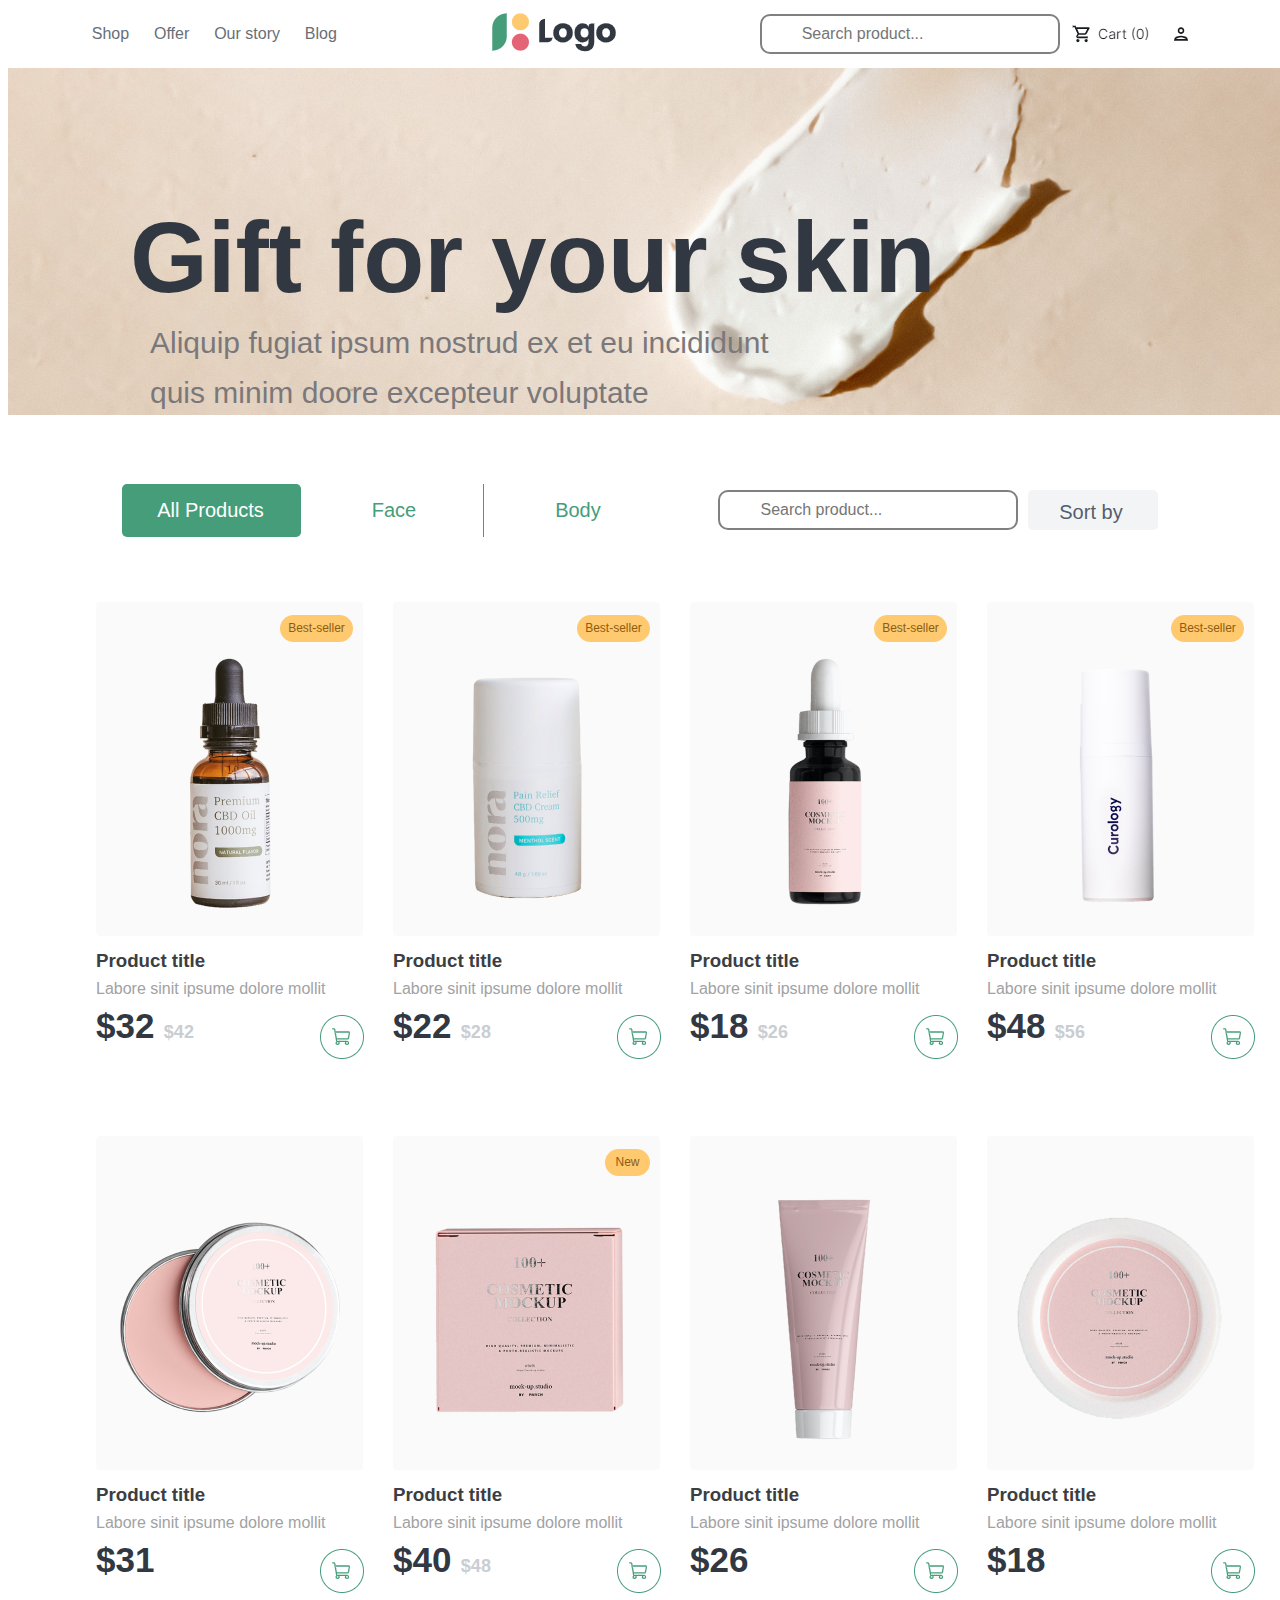
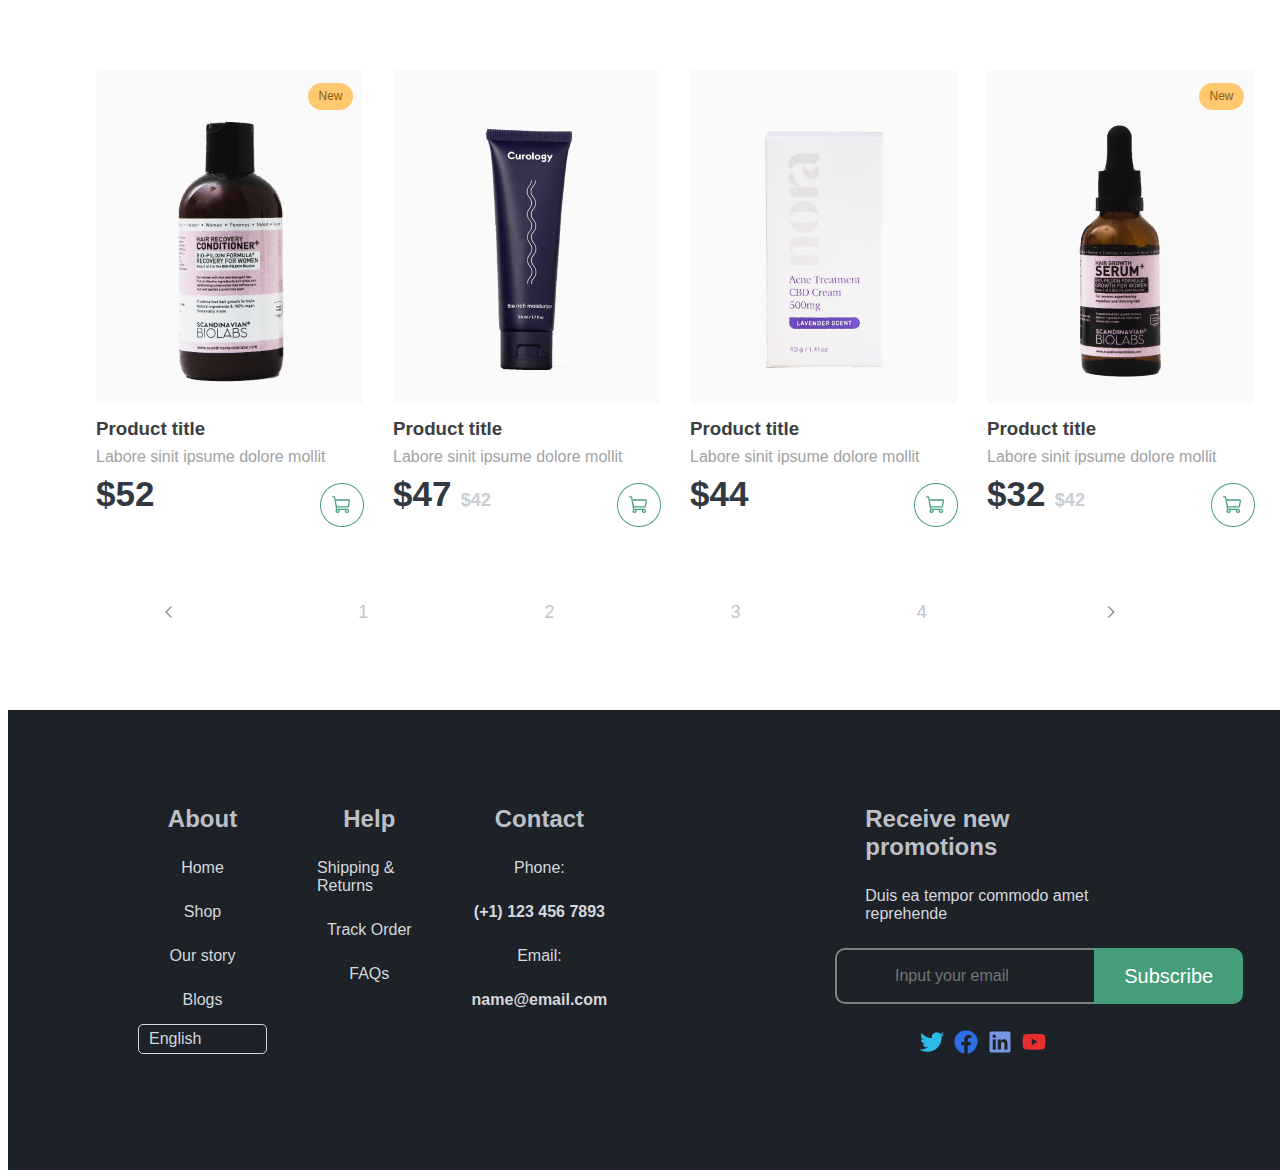
<file: Mypham/index.html>
<!DOCTYPE html>
<html lang1"en">

<head>
    <meta charset="UTF-8">
    <meta http-equiv="X-UA-Compatible" content="IE=edge">
    <meta name="viewport" content="width=device-width, initial-scale=1.0">
    <meta name="TranHieuNhan">
    <title>S K I N C A R E</title>

    <link rel="stylesheet" href="style.css">
    <link rel="stylesheet" href="https://cdnjs.cloudflare.com/ajax/libs/font-awesome/6.3.0/css/all.min.css"
        integrity="sha512-SzlrxWUlpfuzQ+pcUCosxcglQRNAq/DZjVsC0lE40xsADsfeQoEypE+enwcOiGjk/bSuGGKHEyjSoQ1zVisanQ=="
        crossorigin="anonymous" referrerpolicy="no-referrer" />
</head>

<body>
    <div id="menu-container">
        <div id="left">
            <div class="leftitem">Shop</div>
            <div class="leftitem">Offer</div>
            <div class="leftitem">Our story</div>
            <div class="leftitem">Blog</div>
        </div>
        <div id="center">
            <div>
                <img src="img/logo.png" style="right: 500px;">
            </div>
        </div>
        <div id="right">
            <div class="rightitem">
                <i class="fa fa-search searchItem"></i>
                <input type="text" placeholder="Search product...">
            </div>
            <div class="rightitem">
                <img src="img/Button 1 (1).png" alt="">
            </div>
            <div class="rightitem">
                <img src="img/Button 1.png" alt="">
            </div>
        </div>
    </div>

    <div class="navImage">
        <img src="img/bg1.png" alt="">
        <h2 class="navImage_title">Gift for your skin</h2>
        <p class="navImage_content">Aliquip fugiat ipsum nostrud ex et eu incididunt <br><br> quis minim doore excepteur
            voluptate</p>
    </div>

    <div class="products_navbar">
        <div class="products_navbar-list">
            <span class="products_list-item">All Products</span>
            <span class="products_list-item">Face</span>
            <span class="products_list-item">Body</span>
        </div>
        <div class="products_navbar-search">
            <i class="fa fa-search searchItem">
            </i>
            <input type="text" class="input_right" placeholder="Search product...">
            <div class="sortItem">
                <span>Sort by</span> <i class="fa fa-sort iconStream"></i>
            </div>
        </div>
    </div>
    <section class="products">
        <div class="products_item">
            <div class="products_item-image">
                <img src="img/Image 1 (1).png" alt="">
                <span class="products_title-image">Best-seller</span>
            </div>
            <h3 class="products_item-title">Product title</h3>
            <p class="products_item-content">Labore sinit ipsume dolore mollit</p>
            <div>
                <span class="price_first">$32</span>
                <span class="price_second">$42</span>
                <img src="img/Button 1 (2).png" alt="" class="cardSale">
            </div>
        </div>
        <div class="products_item">
            <div class="products_item-image">
                <img src="img/Image 1 (2).png" alt="">
                <span class="products_title-image">Best-seller</span>
            </div>
            <h3 class="products_item-title">Product title</h3>
            <p class="products_item-content">Labore sinit ipsume dolore mollit</p>
            <div>
                <span class="price_first">$22</span>
                <span class="price_second">$28</span>
                <img src="img/Button 1 (2).png" alt="" class="cardSale">
            </div>
        </div>
        <div class="products_item">
            <div class="products_item-image">
                <img src="img/Image 1 (3).png" alt="">
                <span class="products_title-image">Best-seller</span>
            </div>
            <h3 class="products_item-title">Product title</h3>
            <p class="products_item-content">Labore sinit ipsume dolore mollit</p>
            <div>
                <span class="price_first">$18</span>
                <span class="price_second">$26</span>
                <img src="img/Button 1 (2).png" alt="" class="cardSale">
            </div>
        </div>
        <div class="products_item">
            <div class="products_item-image">
                <img src="img/Image 1 (4).png" alt="">
                <span class="products_title-image">Best-seller</span>
            </div>
            <h3 class="products_item-title">Product title</h3>
            <p class="products_item-content">Labore sinit ipsume dolore mollit</p>
            <div>
                <span class="price_first">$48</span>
                <span class="price_second">$56</span>
                <img src="img/Button 1 (2).png" alt="" class="cardSale">
            </div>
        </div>


    </section>
    <section class="products">
        <div class="products_item">
            <div class="products_item-image">
                <img src="img/Image 1 (5).png" alt="">
            </div>
            <h3 class="products_item-title">Product title</h3>
            <p class="products_item-content">Labore sinit ipsume dolore mollit</p>
            <div>
                <span class="price_first">$31</span>
                <img src="img/Button 1 (2).png" alt="" class="cardSale">
            </div>
        </div>
        <div class="products_item">
            <div class="products_item-image">
                <img src="img/Image 1 (6).png" alt="">
                <span class="products_title-image6">New</span>
            </div>
            <h3 class="products_item-title">Product title</h3>
            <p class="products_item-content">Labore sinit ipsume dolore mollit</p>
            <div>
                <span class="price_first">$40</span>
                <span class="price_second">$48</span>
                <img src="img/Button 1 (2).png" alt="" class="cardSale">
            </div>
        </div>
        <div class="products_item">
            <div class="products_item-image">
                <img src="img/Image 1 (7).png" alt="">
            </div>
            <h3 class="products_item-title">Product title</h3>
            <p class="products_item-content">Labore sinit ipsume dolore mollit</p>
            <div>
                <span class="price_first">$26</span>
                <img src="img/Button 1 (2).png" alt="" class="cardSale">
            </div>
        </div>
        <div class="products_item">
            <div class="products_item-image">
                <img src="img/Image 1 (8).png" alt="">
            </div>
            <h3 class="products_item-title">Product title</h3>
            <p class="products_item-content">Labore sinit ipsume dolore mollit</p>
            <div>
                <span class="price_first">$18</span>
                <img src="img/Button 1 (2).png" alt="" class="cardSale">
            </div>
        </div>


    </section>
    <section class="products">
        <div class="products_item">
            <div class="products_item-image">
                <img src="img/Image 1 (9).png" alt="">
                <span class="products_title-image6">New</span>
            </div>
            <h3 class="products_item-title">Product title</h3>
            <p class="products_item-content">Labore sinit ipsume dolore mollit</p>
            <div>
                <span class="price_first">$52</span>
                <img src="img/Button 1 (2).png" alt="" class="cardSale">
            </div>
        </div>
        <div class="products_item">
            <div class="products_item-image">
                <img src="img/Image 1 (10).png" alt="">
            </div>
            <h3 class="products_item-title">Product title</h3>
            <p class="products_item-content">Labore sinit ipsume dolore mollit</p>
            <div>
                <span class="price_first">$47</span>
                <span class="price_second">$42</span>
                <img src="img/Button 1 (2).png" alt="" class="cardSale">
            </div>
        </div>
        <div class="products_item">
            <div class="products_item-image">
                <img src="img/Image 1 (11).png" alt="">
            </div>
            <h3 class="products_item-title">Product title</h3>
            <p class="products_item-content">Labore sinit ipsume dolore mollit</p>
            <div>
                <span class="price_first">$44</span>
                <img src="img/Button 1 (2).png" alt="" class="cardSale">
            </div>
        </div>
        <div class="products_item">
            <div class="products_item-image">
                <img src="img/Image 1 (12).png" alt="">
                <span class="products_title-image6">New</span>
            </div>
            <h3 class="products_item-title">Product title</h3>
            <p class="products_item-content">Labore sinit ipsume dolore mollit</p>
            <div>
                <span class="price_first">$32</span>
                <span class="price_second">$42</span>
                <img src="img/Button 1 (2).png" alt="" class="cardSale">
            </div>
        </div>
    </section>

    <section class="numbers">
        <img src="img/Button 1 (5).png" alt="" class="arrowLeft">
        <span class="number">1</span>
        <span class="number">2</span>
        <span class="number">3</span>
        <span class="number">4</span>
        <img src="img/Button 1 (6).png" alt="" class="arrowRight">
    </section>

    <footer>
        <div class="footer_left">
            <div class="footer_item">
                <span class="footer_left-title">About</span>
                <span class="footer_left-content">Home</span>
                <span class="footer_left-content">Shop</span>
                <span class="footer_left-content">Our story</span>
                <span class="footer_left-content">Blogs</span>
                <div class="btnEnglish">
                    <span>English</span>
                    <i class="fa-solid fa-caret-down" style="float: right;"></i>
                </div>
            </div>
            <div class="footer_item">
                <span class="footer_left-title">Help</span>
                <span class="footer_left-content">Shipping & Returns</span>
                <span class="footer_left-content">Track Order</span>
                <span class="footer_left-content">FAQs</span>
            </div>
            <div class="footer_item">
                <span class="footer_left-title">Contact</span>
                <span class="footer_left-content">Phone:</span>
                <span class="footer_left-content" style="font-weight: bolder;">(+1) 123 456 7893</span>
                <span class="footer_left-content">Email:</span>
                <span class="footer_left-content" style="font-weight: bolder;">name@email.com</span>
            </div>
            <div class="footer_item" style="margin-left: 208px;">
                <span class="footer_left-title">Receive new promotions</span>
                <span class="footer_left-content">Duis ea tempor commodo amet reprehende</span>
                <div class="footer_navbar">
                    <i class="fa-regular fa-envelope"
                        style="position: relative; top: 17px; left: 48px; font-size: 20px; color: #d5d8dd;"></i>
                    <input type="text" style="background-color: #1d2128; height: 56px;"
                        placeholder="    Input your email">
                    <div class="subItem">
                        <span>Subscribe</span></i>
                    </div>
                </div>
                <div id="media-container">
                    <img src="img/Twitter 1.png" style="width: 24px;" alt="">
                    <img src="img/Facebook 1.png" style="width: 24px; margin-left: 10px;" alt="">
                    <img src="img/LinkedIn 1.png" style="width: 24px; margin-left: 10px;" alt="">
                    <img src="img/YouTube 1.png" style="width: 24px; margin-left: 10px;" alt="">
                </div><br>
            </div>
        </div>
        <div class="bottom_text" style="color: #d5d8dd;">
            <div class="copyright_text" style="position: absolute;margin-left: 800px;">
                © 2022 Branch, Inc
                <ul style="margin-left: 40px;">
                    <li>
                        Privacy
                    </li>
                </ul>
                <ul style="margin-left: 40px;">
                    <li>
                        Terms
                    </li>
                </ul>
                <ul style="margin-left: 40px;">
                    <li>
                        Sitemap
                    </li>
                </ul>
            </div>
        </div>
    </footer>
</body>

</html>
</file>
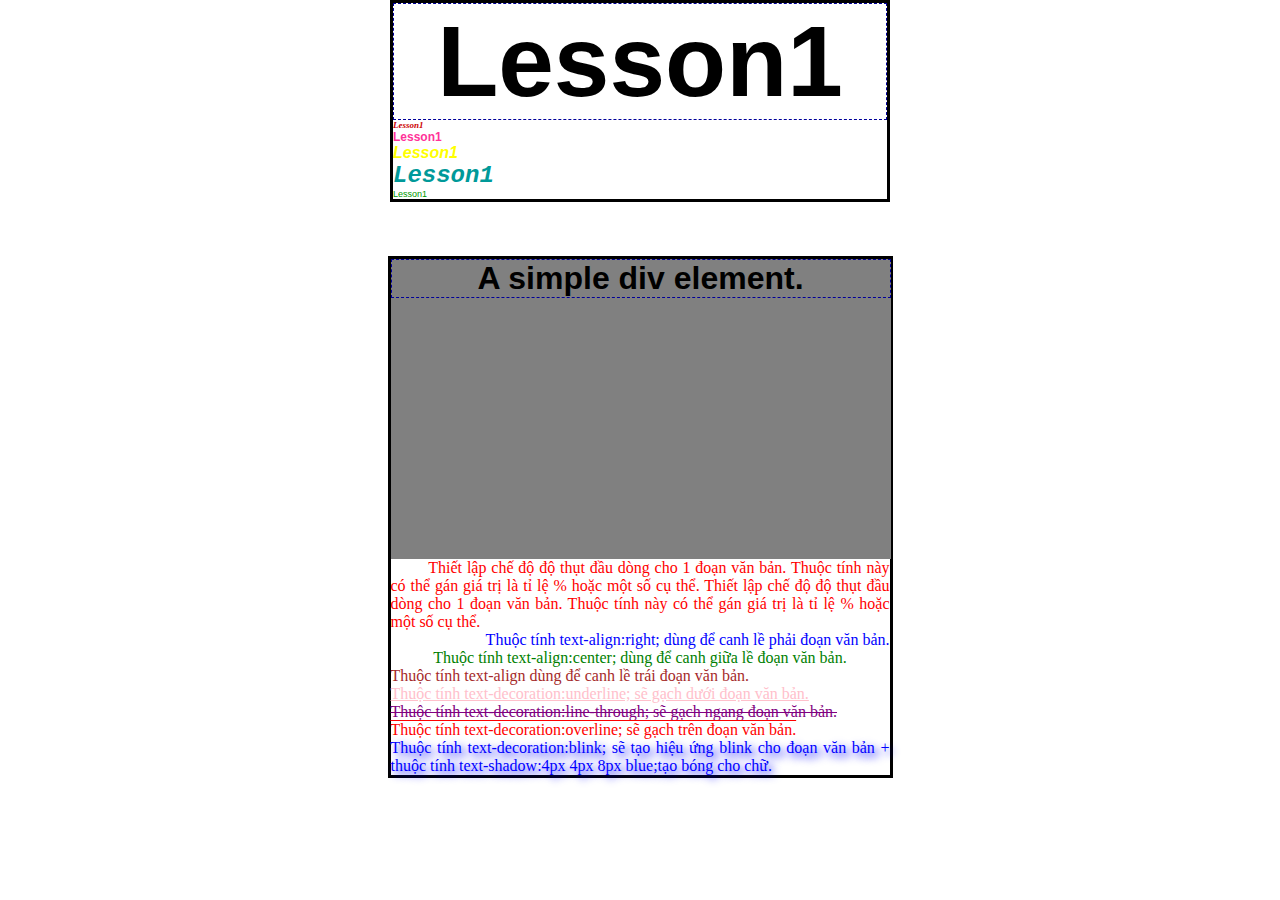
<file: BTTuan3_4_5/BTT345.html>
<!DOCTYPE html>
<html lang="en">
<head>
    <meta charset="UTF-8">
    <meta http-equiv="X-UA-Compatible" content="IE=edge">
    <link rel="stylesheet" href="firststyle.css">
    <meta name="viewport" content="width=device-width, initial-scale=1.0">
    <title>Bai Tap Tuan 3 4 5</title>
</head>
<body>
    <div class="lesson1">
        <h1>Lesson1</h1>
        <h2>Lesson1</h2>
        <h3>Lesson1</h3>
        <h4>Lesson1</h4>
        <h5>Lesson1</h5>
        <h6>Lesson1</h6>
    </div>
    <br><br><br>
    <!-- ------------------------------------------------------------------------------------------------------------------------------ -->
    <div class="lesson2">
        <div id="container" style="width:500px; height:300px; background-color: gray">
            <h1>A simple div element.</h1>
        </div>
        <p style="text-indent:1cm; color:red;text-align:justify;">
        Thiết lập chế độ độ thụt đầu dòng cho 1 đoạn văn bản. Thuộc tính này có thể gán  giá trị là tỉ lệ % hoặc một số cụ thể. Thiết lập chế độ độ thụt đầu dòng cho 1 đoạn văn bản. Thuộc tính này có thể gán  giá trị là tỉ lệ % hoặc một số cụ thể.
        </p>
        
        <p style="text-align:right; color:blue;">
        Thuộc tính text-align:right; dùng để canh lề phải đoạn văn bản.
        </p>
        
        <p style="text-align:center; color:green;">
        Thuộc tính text-align:center; dùng để canh giữa lề đoạn văn bản.
        </p>
        
        <p style="text-align:left; color:brown;">
        Thuộc tính text-align dùng để canh lề trái đoạn văn bản.
        
        <p style="text-decoration:underline; color:pink;">
        Thuộc tính text-decoration:underline; sẽ gạch dưới đoạn văn bản. 
        </p>
        
        <p style="text-decoration:line-through;color:purple;">
        Thuộc tính text-decoration:line-through; sẽ gạch ngang đoạn văn bản. 
        </p>
        
        <p style="text-decoration:overline; color:red;">
        Thuộc tính text-decoration:overline; sẽ gạch trên đoạn văn bản. 
        </p>
        
        <p style="text-decoration:blink; text-align:justify; color:blue;text-shadow:4px 4px 8px blue;">
        Thuộc tính text-decoration:blink; sẽ tạo hiệu ứng blink cho đoạn văn bản + thuộc tính text-shadow:4px 4px 8px blue;tạo bóng cho chữ. 
        </p>
    </div>
    <!-- ------------------------------------------------------------------------------------------------------------------------------ -->
    <div class="lesson3"></div>

</body>
</html>
</file>
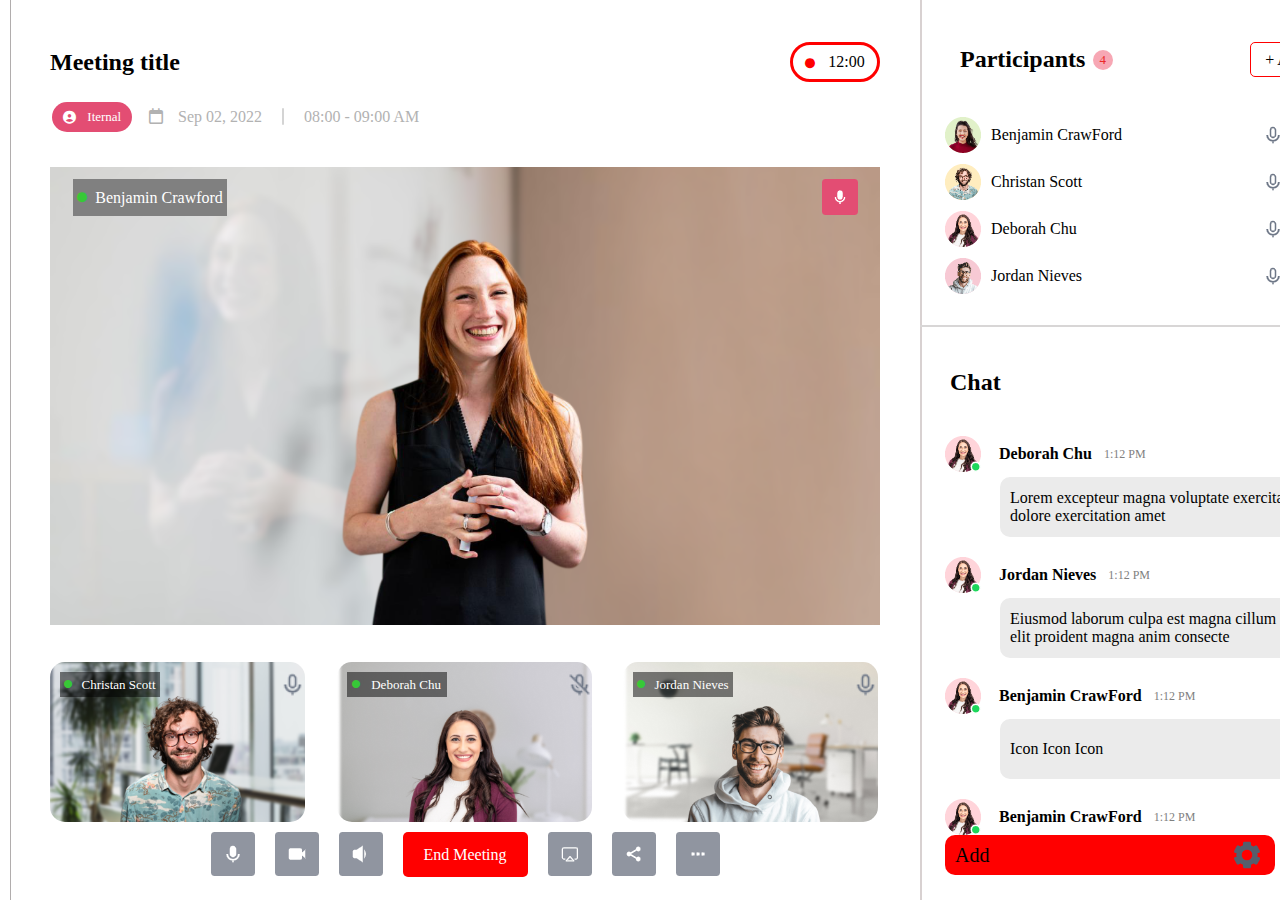
<file: WebTuan4/BTWTuan4.html>
<!DOCTYPE html>
<html lang="en">
<head>
    <meta charset="UTF-8">
    <meta http-equiv="X-UA-Compatible" content="IE=edge">
    <link rel="stylesheet" href="BTWTuan4.css">
    <link rel="stylesheet" href="https://cdnjs.cloudflare.com/ajax/libs/font-awesome/6.3.0/css/all.min.css">
    <meta name="viewport" content="width=device-width, initial-scale=1.0">
    <title>Web Tuần 4</title>
</head>
<body>
    <div class="wrapper">
        <div class="container">
            <!-- /* ---------------------------------------Left---------------------------------------- */ -->
            <div class="left">
                <img class="left_item" src="./img/logo.png" width="50px">
                <img class="left_item" src="./img/home.png" width="35px">
                <img class="left_item" src="./img/chatting.png" width="35px">
                <img class="left_item" src="./img/calender.png" width="35px">
                <img class="left_item" src="./img/cam.png" width="35px">
                <img class="left_item" src="./img/user.png" width="35px">
                <img class="left_item--down1" src="./img/avatar.png" width="35px">
                <img class="left_item--down2" src="./img/setting.png" width="60px">
            </div>
            <!-- /* ---------------------------------------Center---------------------------------------- */ -->
            <div class="center">
                <!--  -->
                <div class="center_content">
                        <h2>Meeting title</h2>
                        <div class="center_content--box">
                            <p><i class="fa-solid fa-circle fa-2xs"></i>12:00</p>
                        </div>
                </div>
                <!--  -->
                <div class="center_date">
                    <div class="internal"><i class='fa fa-user-circle '></i></i>Iternal</div>
                    <div class="date"><i class="fa-regular fa-calendar fa-3sxs"></i>Sep 02, 2022</div>
                    <div class="time">08:00 - 09:00 AM</div>
                </div>
                <!--  -->
                <div class="img">
                    <div class="img_big"></div>
                    <p class="img_word"><i class="fa-solid fa-circle fa-2xs"></i>Benjamin Crawford </p>
                    <img class="img_mic" src="./img/mic_color.png" alt="">
                    
                </div>
                <!--  -->
                <div class="img_bottom"></div>
                <div class="imgdown1">
                    <div class="img_items1">
                        <p class="imgdown_word"><i class="fa-solid fa-circle fa-2xs"></i>Christan Scott</p><img class="imgdown_mic" src="./img/mic1.png" alt="">  
                    </div>
                    <div class="img_items2">
                        <p class="imgdown_word"><i class="fa-solid fa-circle fa-2xs"></i>Deborah Chu</p><img class="imgdown_mic" src="./img/mic2.png" alt="">
                    </div>
                    <div class="img_items3">
                        <p class="imgdown_word"><i class="fa-solid fa-circle fa-2xs"></i>Jordan Nieves</p><img class="imgdown_mic" src="./img/mic1.png" alt="">
                    </div>
                </div>
                
                
                <div class="img_item4">
                    <img class="item4_bottom" src="./img/mic_grey_color.png" alt="">
                    <img class="item4_bottom" src="./img/cam_color.png" alt="">
                    <img class="item4_bottom" src="./img/speaker_grey_color.png" alt="">
                    <p class="item4word_bottom">End Meeting</p>
                    <img class="item4_bottom" src="./img/Button 2179.png" alt="">
                    <img class="item4_bottom" src="./img/share.png" alt="">
                    <img class="item4_bottom" src="./img/more.png" alt="">
                </div>
            </div>

            <!-- /* ---------------------------------------Right---------------------------------------- */ -->
            <div class="right">
                <div class="right_content">
                    <h2>Participants </h2>
                    <p class="content_p">4</p>    
                    <p class="content_p1">+ Add</p>
                </div>
                <div class="contact">
                    <div class="contact_left">
                        <img src="./img/avatar 1322.png" alt="">
                        <p class="left_p">Benjamin CrawFord</p>
                        <div class="left_3icon">
                            <img class="left_icon" src="./img/mic1.png" alt="">
                            <img class="left_icon" src="./img/cam_small.png" alt="">
                            <img class="left_icon" src="./img/more.png" alt="">
                        </div>

                    </div>
                    <div class="contact_left1">
                        <img src="./img/avatar 1323.png" alt="">
                        <p class="left_p">Christan Scott </p>
                        <div class="left1_3icon">
                            <img class="left_icon" src="./img/mic1.png" alt="">
                            <img class="left_icon" src="./img/cam_small.png" alt="">
                            <img class="left_icon" src="./img/more.png" alt="">
                        </div>
                    </div>
                    <div class="contact_left1">
                        <img src="./img/avatar 1324.png" alt="">
                        <p class="left_p">Deborah Chu </p>
                        <div class="left2_3icon">
                            <img class="left_icon" src="./img/mic1.png" alt="">
                            <img class="left_icon" src="./img/cam_small.png" alt="">
                            <img class="left_icon" src="./img/more.png" alt="">
                        </div>
                    </div>
                    <div class="contact_left12">
                        <img src="./img/avatar 1325.png" alt="">
                        <p class="left_p">Jordan Nieves</p>
                        <div class="left3_3icon">
                            <img class="left_icon" src="./img/mic1.png" alt="">
                            <img class="left_icon" src="./img/cam_small.png" alt="">
                            <img class="left_icon" src="./img/more.png" alt="">
                        </div>
                    </div>
                    <!--  -->
                    <div class="mid">
                        <div class="mid_contact">
                            <h2>Chat</h2>
                        </div>
                        <div class="mid_chat">
                            <img src="./img/avatar 1326.png" alt="">
                            <h4 class="chat_p" >Deborah Chu</h4>
                            <p class="chat_time">1:12 PM</p>
                        </div>
                        <div class="mid_chattxt">
                            <p class="chat_txt">Lorem excepteur magna voluptate exercitation dolore exercitation amet</p>
                        </div>
                        <div class="mid_chat1">
                            <img src="./img/avatar 1326.png" alt="">
                            <h4 class="chat_p" >Jordan Nieves</h4>
                            <p class="chat_time">1:12 PM</p>
                        </div>
                        <div class="mid_chattxt">
                            <p class="chat_txt">Eiusmod laborum culpa est magna cillum sint in elit proident magna anim consecte</p>
                        </div>
                        <div class="mid_chat1">
                            <img src="./img/avatar 1326.png" alt="">
                            <h4 class="chat_p" >Benjamin CrawFord</h4>
                            <p class="chat_time">1:12 PM</p>
                        </div>
                        <div class="mid_chattxt">
                            <p class="chat_txt">Icon Icon Icon</p>
                        </div>
                        <!--  -->
                        <div class="mid_chat1">
                            <img src="./img/avatar 1326.png" alt="">
                            <h4 class="chat_p" >Benjamin CrawFord</h4>
                            <p class="chat_time">1:12 PM</p>
                        </div>
                        <div class="box">
                            <p class="box_txt">Add</p>
                            <img class="box_icon" src="./img/setting.png" alt="">
                            <img src="./img/send.png" alt="">
                        </div>
                    </div>
                    
                    

                </div>
            </div>
        </div>
    </div>
</body>
</html>
</file>
<file: Mypham/style.css>
* {
margin: 0;
padding: 0;
box-sizing: border-box;
margin: 0 auto;
}

html{
    font-family: Arial, Helvetica, sans-serif
}

.displaycenter{
    display: flex;
    justify-content: center;
}

#menu-container {
    
    display: flex;
    justify-content: space-around;
    align-items: center;
    padding: 10px;

}

#left {
    display: flex;
    width: 270px;
    justify-content: space-around;
}

#right {
    display: flex;
    justify-content: f;
    /* justify-content: space-around; */
    align-items: center;
}
.leftitem {
    color: #686E77;
}

.rightitem {
    color: rgba(0, 0, 0, 0.5);
    display: flex;
    position: relative;
}

.rightitem .searchItem {
    position: absolute;
    left: 15px;
    top: 11px;
}

.rightitem .input_right {
    width: 180px;
    height: 43px;
    color: #e7e9ed;
    padding-left: 40px;
    border-radius: 5px;
    outline: none;
}

.navImage img{
    position: relative;
    width: 100%;
    margin-left: 8px;
}

.navImage_title {
    position: absolute;
    top: 200px;
    left: 130px;
    color: #323842;
    font-size: 100px;
    font-weight: bold;
}

.navImage_content {
    color: #7a787a;
    position: absolute;
    top: 330px;
    left: 150px;
    font-size: 30px;
    width: auto;
    line-height: 25px;
}

.products {
    width: 85%;
    margin: 0 auto;
    padding-top: 65px;
}

.products_navbar {
    display: flex;
    justify-content: space-between;
    width: 85%;
    margin: 0 auto;
    padding-top: 65px;
}

.products_list-item {
    color: #459d7a;
    width: 179px;
    height: 52gvfpx;
    padding: 15px 30px;
    font-size: 20px;
    background-color: white;
    transition: all 0.25s linear;
    display: inline-block;
    text-align: center;
}

.products_list-item:first-child {
    background-color: #459d7a;
    color: white;
    border-radius: 5px;
}

.products_list-item:not(:last-child) {
    border-right: 1px solid #459d7a;
}

.products_list-item:hover {
    background-color: #459d7a;
    color: white;
    cursor: pointer;
    border-radius: 5px;
}

.products_navbar-search {
    position: relative;
    display: flex;
    align-items: center;
}

.searchItem {
    position: absolute;
    top: 18px;
    left: 13px;
    color: #323842;
    font-size: 15px;
    font-weight: bold;
}

.sortItem {
    background: #f3f4f6;
    width: 130px;
    height: 40px;
    font-size: 20px;
    text-align: center;
    line-height: 35px;
    margin-left: 10px;
    border-radius: 5px;
    padding: 5px 0;
    color: #565e6c;
}

.iconStream {
    font-size: 18px;
    padding-left: 5px;
}

.products {
    display: flex;
    margin-bottom: 25px;
}

.products_item {
    margin-right: 30px;
    position: relative
}

.products_item-image {
    position: relative;
}

.products_title-image {
    position: absolute;
    width: 73px;
    height: 27px;
    background: #ffc970;
    right: 10px;
    top: 13px;
    text-align: center;
    line-height: 27px;
    border-radius: 15px;
    font-size: 12px;
    color: #8c5d11;
}

.products_item-title {
    color: #98999b;
    margin-top: 10px;
    margin-bottom: 0;
    color: #3b3e42;
}

.products_item-content {
    margin: 8px 0;
    color: #a1a2a4;
    font-weight: 400;
}

.price_first {
    font-size: 35px;
    color: #323842;
    font-weight: bold;
}

.price_second {
    color: rgb(202, 205, 210);
    font-size: 18px;
    font-weight: bold;
    margin-left: 5px;
    margin-bottom: 20px;
}

.cardSale {
    position: absolute;
    bottom: -13px;
    right: -1px;
}

.products_title-image6 {
    position: absolute;
    width: 45px;
    height: 27px;
    background: #ffc970;
    right: 10px;
    top: 13px;
    text-align: center;
    line-height: 27px;
    border-radius: 15px;
    font-size: 12px;
    color: #8c5d11;
}

.products:last-child {
    margin-bottom: 30px;
}

.numbers {
    display: flex;
    align-items: center;
    justify-content: center;
    margin: 80px auto;
}

.number {
    width: 20px;
    height: 20px;
    color: #c2c4ca;
    text-align: center;
    font-size: 18px;
}

.number:hover {
    width: 20px;
    height: 20px;
    background-color: #f4faf8;
    border-radius: 50%;
    text-align: center;
    color: #7ebba4;
    padding:5px;
    cursor: pointer;
}

.number:not(:last-of-type) {
    margin-right: 15px;
}

.arrowLeft {
    margin-right: 15px;
    cursor: pointer;
}

.arrowLeft:hover {
    width: 20px;
    height: 20px;
    background-color: #f4faf8;
    border-radius: 50%;
    text-align: center;
    color: #7ebba4;
    cursor: pointer;
}

.arrowRight {
    cursor: pointer;
    margin-left: 10px;
}

.arrowRight:hover {
    width: 20px;
    height: 20px;
    background-color: #f4faf8;
    border-radius: 50%;
    text-align: center;
    color: #7ebba4;
    cursor: pointer;
}

footer {
    width: auto;
    height: 460px;
    background-color: #1d2128;
    padding: 95px 130px;
    margin-left: 8px;
}

.footer_left {
    display: flex;

}

.footer_navbar {
    display: flex;
    justify-content: space-between;
    width: 150px;
    margin-left: -30px;
    padding-top: 25px;
}
.subItem {
    color: #fff;
    width: 179px;
    height: 56px;
    padding: 17px 30px;
    font-size: 20px;
    background-color: #459d7a;
    transition: all 0.25s linear;
    display: inline-block;
    text-align: center;
    border-radius: 0px 10px 10px 0px;
    margin-left: -8%;
}
.subItem:first-child {
    background-color: #fff;
    color: #459d7a;
    border-radius: 0px 10px 10px 0px;
}

.subItem:not(:last-child) {
    border-right: 0px 10px 10px 0px solid #fff;
}

.subItem:hover {
    background-color: #fff;
    color: #459d7a;
    cursor: pointer;
    border-radius: 0px 10px 10px 0px;
}
.footer_item {
    display: flex;
    flex-direction: column;
    padding-right: 50px;
}

.footer_left-title {
    color: #bdc0c6;
    font-size: 24px;
    font-weight: bolder;

}

.footer_left-content {
    color: #d5d8dd;
    padding-top: 26px;
}

.btnEnglish {
    color: #d5d8dd;
    border: 1px solid #d5d8dd;
    width: 129px;
    height: 30px;
    border-radius: 5px;
    padding: 5px 10px;
    margin-top: 15px;
}

.iconArrowDown {
    color: white;
    width: 5px;
    height: 5px;
    display: inline-block;
}

input[type=text] {
    width: 300px;
    height: 40px;
    font-size: 16px;
    padding: 0px 20px 0px 40px;
    border-radius: 10px;
    outline: none;
    border: solid gray 2px;
}

#media-container {
    display: flex;
    align-items: center;
    padding-top: 26px;
}

.bottom_text{
    display: flex;
    margin-left: 400px;
}

.copyright_text{
    display: flex;
    width: 500px;
    justify-self: space-around;

}
</file>
<file: BTTuan3_4_5/firststyle.css>
*{
    padding: 0;margin: 0 auto; box-sizing: border-box;
}
.lesson1{
    width: 500px;
    height: auto;
    font-size: 50px;
    border: 3px solid black;
}
h1 {  font-family: Arial, Helvetica, sans-serif; text-align: center; border: thin #000099 dashed}
h2 {  font-family: Georgia, "Times New Roman", Times, serif; font-size: 9px; font-style: italic; color: #CC0000; text-decoration: blink}
h3 {  font-family: Arial, Helvetica, sans-serif; font-size: 12px; font-style: normal; font-weight: bold; color: #FF3399}
h4 {  font-family: Verdana, Arial, Helvetica, sans-serif; font-size: 16px; font-style: italic; color: #FFFF00}
h5 {  font-family: "Courier New", Courier, mono; font-size: 24px; font-style: italic; color: #009999}
h6 {  font-family: Arial, Helvetica, sans-serif; font-size: 9px; font-style: normal; font-weight: lighter; color: #009900}

.lesson2{
    width: 505px;
    border: 3px solid black;
}
</file>
<file: WebTuan4/BTWTuan4.css>
*{
    margin: 0;
    padding: 0;
    box-sizing: border-box;
}
.wrapper{
    display: flex;
    justify-content: center;
}
.container{
    width: 1440px;
    display: flex;
    justify-content: space-between;
}
/* ---------------------------------------Left---------------------------------------- */

.left{
    display: flex;
    width: 90px;
    height: 870px;
    flex-direction: column;
    align-items: center;
    position: relative;
    
}
.left::before{
    position: absolute;
    content: '';
    display: flex;
    width: 1px;
    height: 900px;
    background-color: rgb(177, 173, 173);
    margin-left:  90px ;
}
.left_item{

    display: flex;
    flex-direction: column;
    align-items: center;
    margin-top: 50px;
}
.left_item--down1{
    margin-top: 240px;
}
.left_item--down2{
    margin-top: 25px;
}
/* ---------------------------------------Center---------------------------------------- */
.center{
    width: 910px;
    height: auto;
    margin: 0 auto;
    position:relative;
    
}
.center::before{
    position: absolute;
    content: '';
    display: flex;
    width: 2px;
    height: 900px;
    background-color:  rgb(216, 209, 209);
    margin-left: 910px;
}

.center_content{
    margin: 0 auto;
    display: flex;
    align-items: center;
    justify-content: space-between;
    
}
.center_content h2{
    margin-top: 42px;
    margin-left: 40px;
}
.center_content--box{
    margin-top: 42px;
    margin-right: 40px;
    

}
.center_content--box .fa-solid{
    
    color: red;

 
    display: flex;
    margin-top: 2px;
    padding-right: 13px;
    align-items: center;
    justify-content: center;
}
.center_content--box  p{
    display: flex;
    width: 90px;
    height: 40px;
    align-items: center;
    justify-content: center;
    border: 3px solid red;
    border-radius: 33px;
    padding: 10px;

}
.center_date{
    margin-top: 20px;
    margin-left: 42px;
    display: flex;
    align-items: center;
}
.internal{
    display: flex;
    align-items: center;
    justify-content: space-around;
    width: 80px;
    height: 30px;
    background-color: #E34D73;
    border-radius: 20px;
    font-size: 13px;
    color:white;
    padding-right: 5px;
    
}
.internal i{
    display: flex;
    align-items: center;
    padding-left: 5px;
    padding-top: 1px;
}
.date{
    margin-left: 12px;
    color: #b2b2b2;
}
.fa-regular{
    margin-left: 5px;
    margin-right: 15px;
}
.date::after{
    content: '';
    position:absolute;
    width: 2px;
    height: 17px;
    background-color:#d4d4d4;
    margin-left: 20px;
    border-radius: 30px;
}
.time{
    margin-left: 42px;
    color: #b2b2b2;
}
.img{
    /* position: relative; */
    margin-top: 35px;
    margin-left: 40px;
    background-image: url('./img/img_big.png');
    background-repeat: no-repeat;
    display: flex;
    justify-content: space-between;
    width: 831px;
    height: 460px;
}
.img_big{
    
    /* display: flex; */
    position: absolute;
    
}
.img_mic{
    width: 36px;height: 36px;
    margin-top: 12px; 
    margin-right: 23px;
    
    
}
.img_word{
    /* position: absolute; */
    width: 154px;
    height: 37px;
    margin-top: 12px;
    margin-left: 23px;
    display: flex;
    justify-content: space-around;
    align-items: center;
    color: white;
    background-color: grey;
}
.fa-solid{
    color:rgb(55, 200, 55);
}
/*  */

.imgdown1{
    /* position: relative; */
    margin-top: 35px;
    margin-left:40px;
    background-repeat: no-repeat;
    display: flex;
    justify-content: space-between;
    height: 160px;
}

.img_items1
{
    display: flex;
    background-image: url('./img/img2.png');
    background-repeat: no-repeat;
    margin-left: 5;
    border-radius: 15px;
}
.img_items2
{
    display: flex;
    background-image: url('./img/img1.png');
    background-repeat: no-repeat;
    border-radius: 15px;
}
.img_items3
{
    display: flex;
    background-image: url('./img/img.png');
    background-repeat: no-repeat;
    margin-right: 42px;
    border-radius: 15px;
}

.imgdown_word{
    /* position: absolute; */
    width: 100px;
    height: 25px;
    margin-top: 10px;
    margin-left: 10px;
    display: flex;
    justify-content: space-around;
    align-items: center;
    color: white;
    background-color: rgba(0, 0, 0, 0.5);
    font-size: 13px;
}
.imgdown_mic{
    width: 25px;height: 25px;
    margin-top: 10px;
    margin-left: 120px;
}

.img_item4{
    width: 910px;
    display: flex;
    justify-content: center;
    /* margin-left: 280px; */
}
.item4_bottom{
    padding: 10px;
}
.item4word_bottom{
    margin-left: 10px;margin-right: 10px;
    margin-top: 10px;
    width: 125px;
    height: 45px;
    display: flex;
    align-items: center;
    justify-content: center;
    text-align: center;
    background-color: red;
    color: white;
    border-radius: 5px;

}
/* ---------------------------------------Right---------------------------------------- */
.right{
    width: 440px;
}
.right_content{
    display: flex;
    align-items: center;
    justify-content: space-between;
    margin-top: 42px;
    margin-left: 40px; 
    margin-right: 40px;
}
.content_p{
    margin-right: 130px;
    width: 20px;
    height: 20px;
    background-color: rgb(247, 167, 180);
    color: rgb(235, 41, 41);
    border-radius: 50%;
    display: flex;
    align-items: center;
    justify-content: center;
    font-size: 13px;
    
}
.content_p1{
    width: 70px;
    height: 35px;
    border: 1px solid red;
    border-radius: 5px;
    display: flex;
    align-items: center;
    justify-content: center;
}
/*  */
.contact{
   
}
/*  */
.contact_left{
    margin-left: 25px;
    margin-top: 35px;
    display: flex;
    align-items: center;

}
.contact_left1{
    margin-left: 25px;
    margin-top: 1px;
    display: flex;
    align-items: center;
    position: relative;
}
.contact_left12{
    margin-left: 25px;
    margin-top: 1px;
    display: flex;
    align-items: center;
    position: relative;
}
.contact_left12::before{
    position: absolute;
    content: '';
    display: flex;
    width: 450px;height: 2px;
    background-color: rgb(216, 214, 214);
    margin-top: 100px;
    right: -10px;

}
.left_3icon{
    display: flex;
    align-items: center;
    margin-left: 140px;
}
/*  */
.left1_3icon{
    display: flex;
    align-items: center;
    margin-left: 180px;
}
.left2_3icon{
    display: flex;
    align-items: center;
    margin-left: 185.25px;
}
.left3_3icon{
    display: flex;
    align-items: center;
    margin-left: 180px;
}
/*  */
.left_icon{
    padding: 1px;
}
.left_p{
    padding-left: 10px;
}
/* ----------------------------------------- */
.mid_contact{
    margin-top: 70px;
    margin-left: 30px;
}
.mid_chat{
    margin-left: 25px;
    margin-top: 40px;
    display: flex;
    align-items: center;
}
.chat_p{
    padding-left: 18px;
}
.chat_time{
    padding-left: 12px;
    font-size: 12px;
    color: grey;
}
.mid_chattxt{
    margin-left: 80px;
    margin-top: 5px;
    width: 330px;
    height: 60px;
    background-color: rgb(235, 235, 235);
    border-radius: 10px;
    display: flex;
    align-items: center;
}
.chat_txt {
    color: black;
    padding-left: 10px;
    font-size: 16px;
}
.mid_chat1{
    margin-left: 25px;
    margin-top: 20px;
    display: flex;
    align-items: center;
}
.box{
    margin-left: 25px;
    width: 330px;
    height: 40px;
    background-color: red;
    border-radius: 10px;
    display: flex;
    align-items: center;
}
.box_txt{
    font-size: 20px;
    margin-left: 10px;
}
.box_icon{
    margin-left: 230px;
}
</file>
